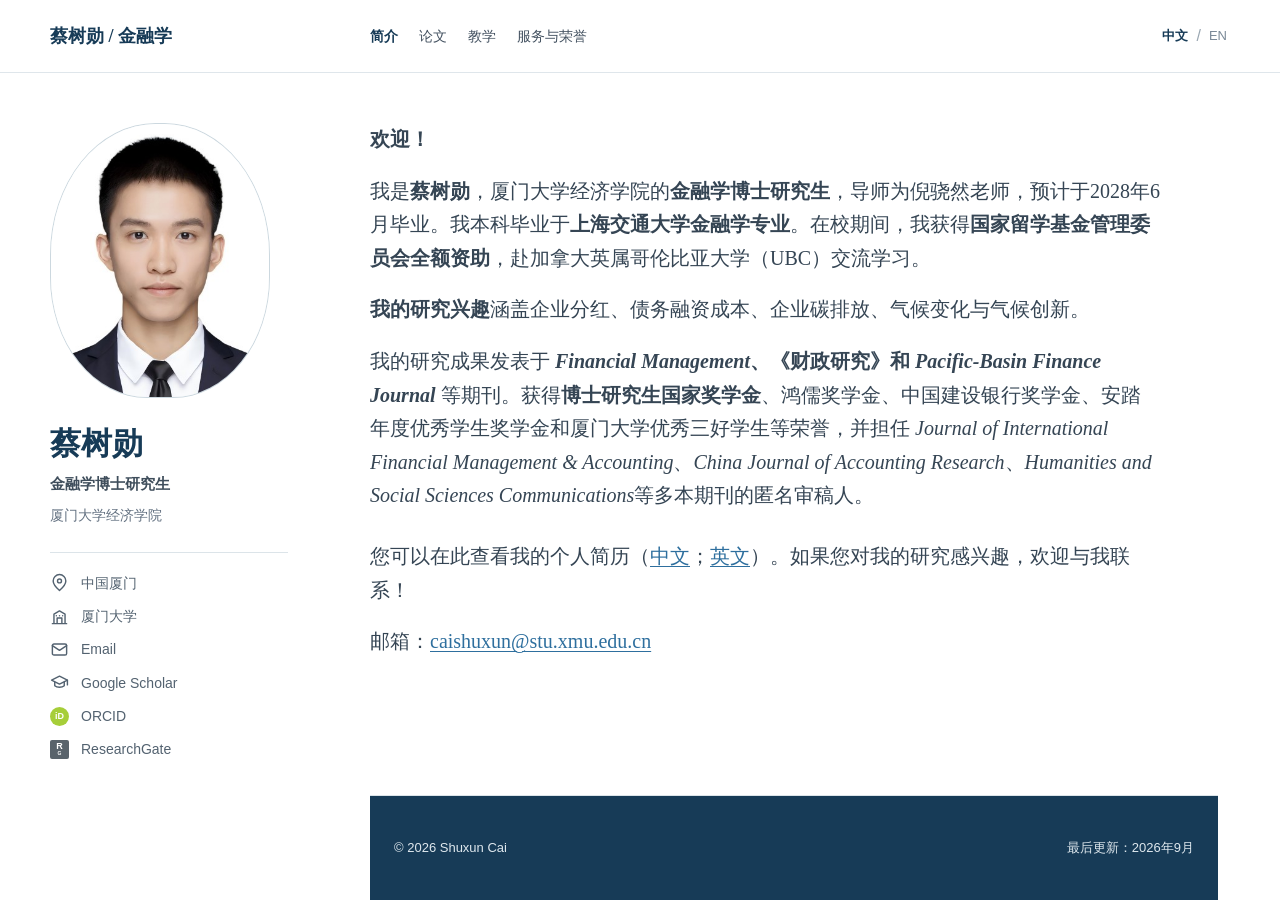
<file: index.html>
<!doctype html>
<html lang="zh-CN">
  <head>
    <meta charset="utf-8" />
    <meta name="viewport" content="width=device-width, initial-scale=1" />
    <meta name="description" content="蔡树勋（Shuxun Cai），厦门大学经济学院金融学博士研究生个人学术主页。" />
    <title>蔡树勋 | Shuxun Cai</title>
    <link rel="icon" href="favicon.svg" type="image/svg+xml" />
    <link rel="stylesheet" href="styles.css" />
    <script src="script.js" defer></script>
  </head>
  <body data-page="about" data-title-zh="蔡树勋 | 个人简介" data-title-en="Shuxun Cai | About">
    <a class="skip-link" href="#main">跳转到正文</a>
    <div id="site-header-root"></div>
    <main id="main" class="profile-layout section-shell">
      <aside id="sidebar-root" class="profile-sidebar" aria-label="个人信息"></aside>
      <div class="profile-content">
        <section class="content-section" aria-label="个人简介">
          <div class="section-body prose" data-lang="zh">
            <p class="welcome-line"><strong>欢迎！</strong></p>
            <p>我是<strong>蔡树勋</strong>，厦门大学经济学院的<strong>金融学博士研究生</strong>，导师为倪骁然老师，预计于2028年6月毕业。我本科毕业于<strong>上海交通大学金融学专业</strong>。在校期间，我获得<strong>国家留学基金管理委员会全额资助</strong>，赴加拿大英属哥伦比亚大学（UBC）交流学习。</p>
            <p><strong>我的研究兴趣</strong>涵盖企业分红、债务融资成本、企业碳排放、气候变化与气候创新。</p>
            <p>我的研究成果发表于 <strong><em>Financial Management</em>、《财政研究》和 <em>Pacific-Basin Finance Journal</em></strong> 等期刊。获得<strong>博士研究生国家奖学金</strong>、鸿儒奖学金、中国建设银行奖学金、安踏年度优秀学生奖学金和厦门大学优秀三好学生等荣誉，并担任 <em>Journal of International Financial Management &amp; Accounting</em>、<em>China Journal of Accounting Research</em>、<em>Humanities and Social Sciences Communications</em>等多本期刊的匿名审稿人。</p>
            <p class="about-contact">您可以在此查看我的个人简历（<a href="files/CV_Chinese.pdf" target="_blank" rel="noreferrer">中文</a>；<a href="files/CV_English.pdf" target="_blank" rel="noreferrer">英文</a>）。如果您对我的研究感兴趣，欢迎与我联系！</p>
            <p class="contact-line">邮箱：<a href="mailto:caishuxun@stu.xmu.edu.cn">caishuxun@stu.xmu.edu.cn</a></p>
          </div>
          <div class="section-body prose" data-lang="en" hidden>
            <p class="welcome-line"><strong>Welcome!</strong></p>
            <p>I am <strong>Shuxun Cai</strong>, <strong>a Ph.D. candidate in Finance</strong> at the School of Economics, <strong>Xiamen University of China</strong>, under the supervision of Professor Xiaoran Ni, and expect to graduate in June 2028. I earned my Bachelor’s degree in Finance from <strong>Shanghai Jiao Tong University</strong>. During my undergraduate studies, I received full funding from the China Scholarship Council (CSC) to study as an exchange student at the University of British Columbia (UBC) in Canada.</p>
            <p><strong>My research interests</strong> encompass corporate payouts, the cost of debt financing, corporate carbon emissions, climate change, and climate innovation.</p>
            <p>My research has been published in journals such as <strong><em>Financial Management</em>, <em>Public Finance Research</em> (财政研究), and <em>Pacific-Basin Finance Journal</em></strong>. My honors include the <strong>National Scholarship for Doctoral Students</strong>, the Hongru Scholarship, the China Construction Bank Scholarship, the Anta Annual Outstanding Student Scholarship, and the Xiamen University Outstanding Merit Student Award, among others. My academic service includes anonymous peer review for journals such as <em>Journal of International Financial Management &amp; Accounting</em>, <em>China Journal of Accounting Research</em>, and <em>Humanities and Social Sciences Communications</em>.</p>
            <p class="about-contact">You can find my CV (<a href="files/CV_Chinese.pdf" target="_blank" rel="noreferrer">Chinese</a>; <a href="files/CV_English.pdf" target="_blank" rel="noreferrer">English</a>) here. Feel free to contact me if you are interested in my research!</p>
            <p class="contact-line">Email: <a href="mailto:caishuxun@stu.xmu.edu.cn">caishuxun@stu.xmu.edu.cn</a></p>
          </div>
        </section>
        <footer class="site-footer">
          <div class="footer-inner"><p>© <span data-current-year>2026</span> Shuxun Cai</p><p><span data-lang="zh">最后更新：2026年9月</span><span data-lang="en" hidden>Last updated: September 2026</span></p></div>
        </footer>
      </div>
    </main>
  </body>
</html>
</file>
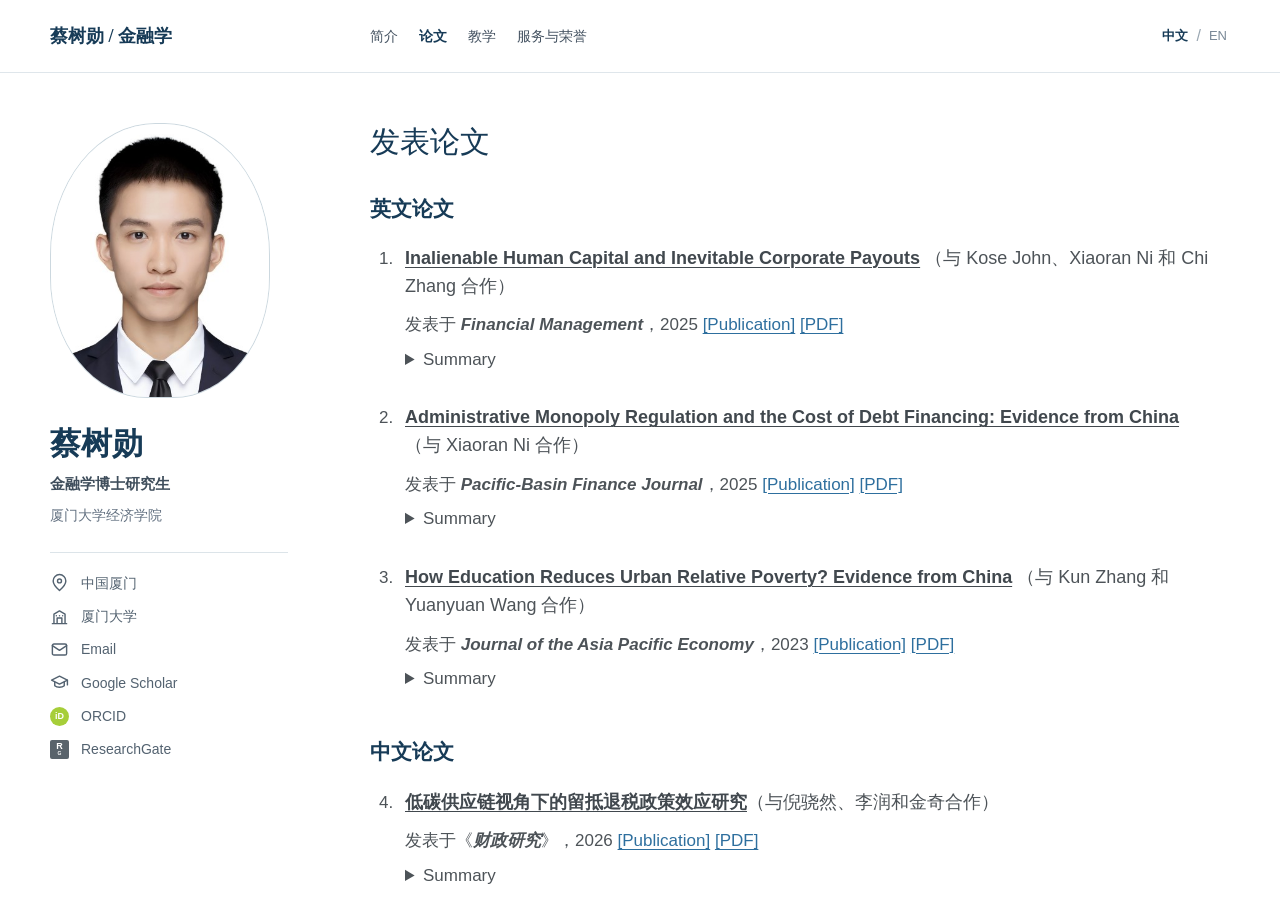
<file: publications.html>
<!doctype html>
<html lang="zh-CN">
  <head>
    <meta charset="utf-8" />
    <meta name="viewport" content="width=device-width, initial-scale=1" />
    <meta name="description" content="蔡树勋（Shuxun Cai）的英文与中文学术论文。" />
    <title>蔡树勋 | 发表论文</title>
    <link rel="icon" href="favicon.svg" type="image/svg+xml" />
    <link rel="stylesheet" href="styles.css" />
    <script src="script.js" defer></script>
  </head>
  <body data-page="publications" data-title-zh="蔡树勋 | 发表论文" data-title-en="Shuxun Cai | Publications">
    <a class="skip-link" href="#main">跳转到正文</a>
    <div id="site-header-root"></div>
    <main id="main" class="profile-layout section-shell">
      <aside id="sidebar-root" class="profile-sidebar" aria-label="个人信息"></aside>
      <div class="profile-content">
        <section class="content-section" aria-label="发表论文">
          <div class="page-heading">
            <h2><span data-lang="zh">发表论文</span><span data-lang="en" hidden>Publications</span></h2>
          </div>
          <div class="section-body publications">
            <div class="subsection">
              <h3><span data-lang="zh">英文论文</span><span data-lang="en" hidden>English-language Publications</span></h3>
              <ol class="publication-list publication-showcase">
                <li>
                  <article class="publication-entry">
                    <p class="publication-title"><a href="https://doi.org/10.1111/fima.70007" target="_blank" rel="noopener"><strong>Inalienable Human Capital and Inevitable Corporate Payouts</strong></a> <span data-lang="zh">（与 Kose John、Xiaoran Ni 和 Chi Zhang 合作）</span><span data-lang="en" hidden>(joint with Kose John, Xiaoran Ni, and Chi Zhang)</span></p>
                    <p class="publication-meta"><span data-lang="zh">发表于 <em>Financial Management</em>，2025</span><span data-lang="en" hidden>Published online in <em>Financial Management</em>, 2025</span> <a href="https://doi.org/10.1111/fima.70007" target="_blank" rel="noopener">[Publication]</a> <a href="files/publications/Inalienable Human Capital and Inevitable Corporate Payouts.pdf" target="_blank">[PDF]</a></p>
                    <details class="publication-detail">
                      <summary><span data-lang="zh">Summary</span><span data-lang="en" hidden>Summary</span></summary>
                      <p data-lang="zh">我们强调，鉴于企业支付，人力资本的不可让渡性质可能对股东与其他利益相关方之间的经济收益分配产生关键影响。本文利用美国15个州先后否决“不可避免披露原则”（IDD）所形成的外生冲击；这些冲击可能提高关键人才的流动性与议价能力。研究发现，在这些事件发生后，相较于控制组企业，处理组企业提高了支付水平。基准效应在更依赖关键人力资本、公司治理更完善、财务状况更稳健以及面临更激烈产品市场竞争的企业中更为显著。这些发现表明，提高支付水平使股东能够阻止以离职相威胁的关键人才攫取经济租金。也就是说，由于股东采取反制行动，作为劳动者子群体的关键人力资本所具有的不可让渡性质，可能在无意中导致经济收益分配对劳动者整体更加不利。</p>
                      <p data-lang="en" hidden>We highlight that the inalienable nature of human capital can crucially determine the division of economic gains between shareholders and other counterparts in view of corporate payouts. Exploiting the staggered rejections of the inevitable disclosure doctrine (IDD) across 15 US states as exogenous shocks that potentially increase the mobility and bargaining power of key talents, we find that treatment firms increase payouts relative to control firms following those events. The baseline effects are more pronounced among firms that are more reliant on key human capital, have better corporate governance and stronger financial conditions, and are faced with greater product market competition. These findings suggest that higher payouts enable shareholders to deter the capture of economic rents by key talents who threaten to leave. That is, due to shareholders’ counteraction, the inalienable nature of key human capital, a subgroup of labor, may unintendedly result in an unfavorable division of economic gains for labor as a whole.</p>
                    </details>
                  </article>
                </li>
                <li>
                  <article class="publication-entry">
                    <p class="publication-title"><a href="https://doi.org/10.1016/j.pacfin.2025.102777" target="_blank" rel="noopener"><strong>Administrative Monopoly Regulation and the Cost of Debt Financing: Evidence from China</strong></a> <span data-lang="zh">（与 Xiaoran Ni 合作）</span><span data-lang="en" hidden>(joint with Xiaoran Ni)</span></p>
                    <p class="publication-meta"><span data-lang="zh">发表于 <em>Pacific-Basin Finance Journal</em>，2025</span><span data-lang="en" hidden>Published in <em>Pacific-Basin Finance Journal</em>, 2025</span> <a href="https://doi.org/10.1016/j.pacfin.2025.102777" target="_blank" rel="noopener">[Publication]</a> <a href="files/publications/Administrative Monopoly Regulation and the Cost of Debt Financing - Evidence from China.pdf" target="_blank">[PDF]</a></p>
                    <details class="publication-detail">
                      <summary>Summary</summary>
                      <p data-lang="zh">传统反垄断研究主要关注基于市场形成的垄断，而对由行政权力形成的垄断关注较少。本文考察旨在遏制行政垄断的中国公平竞争审查制度（FCRS）如何影响企业债务融资成本。研究发现，行政垄断规制降低了债务融资成本，提高会计信息质量和降低企业违约风险是两个可能的作用渠道。主要效应在民营企业、中小企业以及金融市场化程度较低地区的企业中更加显著。公平竞争审查制度还有助于解决“僵尸企业”问题，减轻其对正常企业债务融资的挤出效应。此外，当审查措施同时包括严格的自我审查和外部监督时，债务融资成本下降得更多。这些发现凸显了行政垄断规制的重要性，并有助于推动亚太地区的反垄断实践。</p>
                      <p data-lang="en" hidden>Traditional antitrust research has primarily focused on the market-based monopoly, while less attention given to those formed by administrative power. This study explores how the Fair Competition Review System (FCRS) in China, designed to curb administrative monopoly, influences corporate debt financing costs. We find that administrative monopoly regulation reduces the cost of debt financing. Enhanced accounting information quality and lower corporate default risk are two possible channels. The main effect is more pronounced among private firms, small-sized and medium-sized firms, and firms in regions with lower degree of financial marketization. The FCRS also aids in addressing the issue of “zombie firms”, mitigating their crowding-out effect on the debt financing of normal firms. Moreover, the cost of debt financing decreases more when the review measures include both stringent self-inspection and external supervision. These findings underscore the importance of administrative monopoly regulation and contribute to the advancement of antitrust endeavors in the Asia-Pacific region.</p>
                    </details>
                  </article>
                </li>
                <li>
                  <article class="publication-entry">
                    <p class="publication-title"><a href="https://doi.org/10.1080/13547860.2023.2200311" target="_blank" rel="noopener"><strong>How Education Reduces Urban Relative Poverty? Evidence from China</strong></a> <span data-lang="zh">（与 Kun Zhang 和 Yuanyuan Wang 合作）</span><span data-lang="en" hidden>(joint with Kun Zhang and Yuanyuan Wang)</span></p>
                    <p class="publication-meta"><span data-lang="zh">发表于 <em>Journal of the Asia Pacific Economy</em>，2023</span><span data-lang="en" hidden>Published in <em>Journal of the Asia Pacific Economy</em>, 2023</span> <a href="https://doi.org/10.1080/13547860.2023.2200311" target="_blank" rel="noopener">[Publication]</a> <a href="files/publications/How Education Reduces Urban Relative Poverty - Evidence from China.pdf" target="_blank">[PDF]</a></p>
                    <details class="publication-detail">
                      <summary>Summary</summary>
                      <p data-lang="zh">既有研究主要关注中国的绝对贫困问题。然而，2018年中国城市居民的相对贫困发生率已达到23.90%。本文研究通过教育减少城市相对贫困的作用机制。研究发现，家庭受教育年限的增加能够通过改善社会资本这一间接途径帮助城市家庭摆脱相对贫困。进一步研究发现，儒家文化影响越大、市场化程度越低，社会资本在教育与减贫之间的中介作用越强。</p>
                      <p data-lang="en" hidden>Previous studies mainly focus on absolute poverty in China. However, the rate of relative poverty of Chinese urban residents has reached 23.90% in 2018. This paper investigates the mechanism for reducing urban relative poverty through education. Findings are that the increase of family education years can help urban households get rid of relative poverty through the indirect way of improving social capital. Further study finds that greater influence of Confucian culture and weaker marketization degree will result in stronger mediating role of social capital between education and poverty reduction.</p>
                    </details>
                  </article>
                </li>
              </ol>
            </div>
            <div class="subsection">
              <h3><span data-lang="zh">中文论文</span><span data-lang="en" hidden>Chinese-language Publications</span></h3>
              <ol class="publication-list publication-showcase" start="4">
                <li>
                  <article class="publication-entry">
                    <p class="publication-title"><span data-lang="zh"><a href="https://doi.org/10.19477/j.cnki.11-1077/f.2026.03.005" target="_blank" rel="noopener"><strong>低碳供应链视角下的留抵退税政策效应研究</strong></a>（与倪骁然、李润和金奇合作）</span><span data-lang="en" hidden><a href="https://doi.org/10.19477/j.cnki.11-1077/f.2026.03.005" target="_blank" rel="noopener"><strong>The Policy Effects of VAT Credit Refunds from a Low-carbon Supply-chain Perspective</strong></a> (joint with Xiaoran Ni, Run Li, and Qi Jin)</span></p>
                    <p class="publication-meta"><span data-lang="zh">发表于《<em>财政研究</em>》，2026</span><span data-lang="en" hidden>Published in <em>Public Finance Research</em>, 2026 (in Chinese)</span> <a href="https://doi.org/10.19477/j.cnki.11-1077/f.2026.03.005" target="_blank" rel="noopener">[Publication]</a> <a href="files/publications/低碳供应链视角下的留抵退税政策效应研究.pdf" target="_blank">[PDF]</a></p>
                    <details class="publication-detail">
                      <summary>Summary</summary>
                      <p data-lang="zh">推动供应链绿色化低碳化发展，是建设现代化产业体系、推进经济社会发展全面绿色转型的内在要求。文章以增值税留抵退税为研究对象，基于供应链绿色低碳转型的视角，使用较为精细的上市企业及其上下游碳排放数据，系统考察“双碳”背景下财税改革的政策效应。研究表明，增值税留抵退税政策会使得企业的供应链碳排放强度显著下降，表明其促进了企业对供应链进行绿色低碳管理。上述效应在高碳、非技术密集型行业，以及受到较强外部监督和较大客户影响的企业中更为显著。机制分析显示，增值税留抵退税的供应链降碳途径主要体现在两个方面，一是降低供应商集中度，引入更低碳环保的供应商；二是提高对供应商的话语权，推动其提高绿色创新水平。整体而言，作为一类与供应链上下游密切相关的财税政策，增值税留抵退税在支持企业打造低碳供应链上具有独特优势，不过仍需加强与其他政策的统筹协调。文章的发现为“十五五”时期通过财税支持政策促进产业链供应链绿色化、推动落实碳排放双控制度提供了有益参考。</p>
                      <p data-lang="en" hidden>Promoting the greening and low-carbon development of supply chains constitutes an intrinsic requirement for fully and accurately implementing the new development philosophy and advancing the comprehensive green transformation of economic and social development. This paper examines the value-added tax (VAT) credit refund policy within the framework of low-carbon supply chain transformation. Utilizing granular carbon emission data from listed companies and their upstream and downstream partners, this study systematically investigates the policy effects of fiscal and tax reforms in the context of the “Dual Carbon” goals. The findings indicate that the VAT credit refund policy significantly reduces carbon emission intensity within corporate supply chains, demonstrating its role in incentivizing enterprises to enhance green and low-carbon management across their supply networks. The above effects are more pronounced in high-carbon industries, non-technology-intensive industries, and firms subject to stronger external oversight and greater customer influence. Mechanism analysis reveals that the policy’s supply chain carbon reduction effects encompass two main channels: first, reducing supplier concentration and introducing suppliers with lower carbon emissions and greater environmental sustainability; second, increasing bargaining power over suppliers to promote their green innovation. Overall, as a fiscal and tax tool closely tied to upstream and downstream supply chain operations, the VAT credit refund mechanism possesses distinct advantages in supporting firms to build low-carbon supply chains. However, its effectiveness still requires strengthened coordination with other policy measures. The findings of this paper provide useful references for promoting the green transformation of industrial and supply chains through fiscal and tax support policies and advancing the implementation of the dual carbon control system during the 15th Five-Year Plan period.</p>
                    </details>
                  </article>
                </li>
                <li>
                  <article class="publication-entry">
                    <p class="publication-title"><span data-lang="zh"><a href="https://kns.cnki.net/kcms2/article/abstract?v=dTSX2bdXfeDyMVWAz0x_EjKJN4Jkd2SRaWFCeN74BbZIcpruynacgm_q14yDUkvtsOLS7bGwhd9obYBqNobbbpCdvrwAcc-gFGN9oFwVmdMJnHw5wUNoaX0KjL1M9O7GhnYzoeVDdKL8a3BX26i8hQk66nm5-P3s7YodGUJK5JDL-MsBrdbTTg==&amp;uniplatform=NZKPT&amp;language=CHS" target="_blank" rel="noopener"><strong>碳排放权交易、能源利用效率与经济增长——基于异时DID方法的讨论</strong></a>（与张琨合作）</span><span data-lang="en" hidden><a href="https://kns.cnki.net/kcms2/article/abstract?v=dTSX2bdXfeDyMVWAz0x_EjKJN4Jkd2SRaWFCeN74BbZIcpruynacgm_q14yDUkvtsOLS7bGwhd9obYBqNobbbpCdvrwAcc-gFGN9oFwVmdMJnHw5wUNoaX0KjL1M9O7GhnYzoeVDdKL8a3BX26i8hQk66nm5-P3s7YodGUJK5JDL-MsBrdbTTg==&amp;uniplatform=NZKPT&amp;language=CHS" target="_blank" rel="noopener"><strong>Carbon Emissions Trading, Energy-use Efficiency, and Economic Growth: Evidence from a Staggered DID Design</strong></a> (joint with Kun Zhang)</span></p>
                    <p class="publication-meta"><span data-lang="zh">发表于《<em>城市发展研究</em>》，2022</span><span data-lang="en" hidden>Published in <em>Urban Development Studies</em>, 2022 (in Chinese)</span> <a href="https://kns.cnki.net/kcms2/article/abstract?v=dTSX2bdXfeDyMVWAz0x_EjKJN4Jkd2SRaWFCeN74BbZIcpruynacgm_q14yDUkvtsOLS7bGwhd9obYBqNobbbpCdvrwAcc-gFGN9oFwVmdMJnHw5wUNoaX0KjL1M9O7GhnYzoeVDdKL8a3BX26i8hQk66nm5-P3s7YodGUJK5JDL-MsBrdbTTg==&amp;uniplatform=NZKPT&amp;language=CHS" target="_blank" rel="noopener">[Publication]</a> <a href="files/publications/碳排放权交易、能源利用效率与经济增长——基于异时DID方法的讨论.pdf" target="_blank">[PDF]</a></p>
                    <details class="publication-detail">
                      <summary>Summary</summary>
                      <p data-lang="zh">2021年7月，我国统一的全国碳市场正式启动。作为世界上最大的碳排放权交易市场，中国碳市场究竟能否兼顾减排目标和经济增长目标？八年碳试点为全国碳市场的建立奠定了制度基础，研究碳试点对经济增长的影响机制有助于预测全国碳市场对经济增长的影响。考虑到各省开展碳排放权交易试点的时间不同，采用更符合实际的异时双重差分方法（异时DID），发现碳排放权交易试点显著促进了经济增长。通过中介效应分析发现，碳排放权交易试点对经济增长的促进作用是通过提高能源利用效率来实现的。进一步对东西部省份进行了子样本分析，回归结果表明，在东部省份，碳试点通过能源利用效率促进经济增长的中介效应要更加显著。最后，为如何在实现碳减排目标的同时促进经济稳定增长，提出了政策建议。</p>
                      <p data-lang="en" hidden>In July 2021, China’s unified national carbon market was officially launched. As the world’s largest carbon emission trading market, can China’s carbon market achieve both emission reduction targets and economic growth targets? The ten-year carbon pilot has laid an institutional foundation for the establishment of the national carbon market. Studying the impact mechanism of the carbon pilot on economic growth is helpful to predict the impact of the national carbon market on economic growth. Considering the different time of carrying out carbon emission trading pilot in different provinces, this paper adopts the more practical heterogeneous timing DID method (Heterogeneous Timing DID), and finds that the carbon emission trading pilot has significantly promoted economic growth. Through the intermediary effect analysis, it is found that the promotion of carbon emission trading pilot to economic growth is realized by improving energy efficiency. The sub samples containing only eastern provinces are further analyzed. The regression results show that in the eastern provinces, the intermediary effect of carbon pilot to promote economic growth through energy efficiency is more significant. Finally, this paper puts forward policy suggestions on how to achieve the goal of carbon emission reduction and promote stable economic growth.</p>
                    </details>
                  </article>
                </li>
                <li>
                  <article class="publication-entry">
                    <p class="publication-title"><span data-lang="zh"><a href="https://kns.cnki.net/kcms2/article/abstract?v=dTSX2bdXfeAcBp7RwqFTliYxVoOveoxUjBEcDMYweH3O-HdSojgHrMLabFvgIPfX6VTMZ8I6fqwXqe2IjRlo4RAUSinQQZU7brpSxxsPB4DaaKJ-PTjmCvS0IZGEQhGlVQU0OCccWPK6JRFacUNeYTUvPdw72prFaXtEOWNt3jijN8_Le_8Mtg==&amp;uniplatform=NZKPT&amp;language=CHS" target="_blank" rel="noopener"><strong>金融泡沫形成与防范——理论机制与基于实验的经验证据</strong></a>（与王媛媛和张琨合作）</span><span data-lang="en" hidden><a href="https://kns.cnki.net/kcms2/article/abstract?v=dTSX2bdXfeAcBp7RwqFTliYxVoOveoxUjBEcDMYweH3O-HdSojgHrMLabFvgIPfX6VTMZ8I6fqwXqe2IjRlo4RAUSinQQZU7brpSxxsPB4DaaKJ-PTjmCvS0IZGEQhGlVQU0OCccWPK6JRFacUNeYTUvPdw72prFaXtEOWNt3jijN8_Le_8Mtg==&amp;uniplatform=NZKPT&amp;language=CHS" target="_blank" rel="noopener"><strong>The Formation and Prevention of Financial Bubbles: Theoretical Mechanisms and Experimental Evidence</strong></a> (joint with Yuanyuan Wang and Kun Zhang)</span></p>
                    <p class="publication-meta"><span data-lang="zh">发表于《<em>投资研究</em>》（封面文章），2022</span><span data-lang="en" hidden>Published in <em>Review of Investment Studies</em> (Cover Article), 2022 (in Chinese)</span> <a href="https://kns.cnki.net/kcms2/article/abstract?v=dTSX2bdXfeAcBp7RwqFTliYxVoOveoxUjBEcDMYweH3O-HdSojgHrMLabFvgIPfX6VTMZ8I6fqwXqe2IjRlo4RAUSinQQZU7brpSxxsPB4DaaKJ-PTjmCvS0IZGEQhGlVQU0OCccWPK6JRFacUNeYTUvPdw72prFaXtEOWNt3jijN8_Le_8Mtg==&amp;uniplatform=NZKPT&amp;language=CHS" target="_blank" rel="noopener">[Publication]</a> <a href="files/publications/金融泡沫形成与防范——理论机制与基于实验的经验证据.pdf" target="_blank">[PDF]</a></p>
                    <details class="publication-detail">
                      <summary>Summary</summary>
                      <p data-lang="zh">防控金融资产泡沫是防范系统性金融风险的重中之重。实验金融学对金融泡沫的研究弥补了传统经济学研究的不足，拓展了对金融泡沫的认知边界。从金融泡沫产生的原因来看，实验金融学文献为有限理性假说提供了充足的证据，这些文献发现交易者本身并非是理性的，他们对金融资产价格的内在基本价值估计存在偏差或者混淆、或是具有先验的异质信念、抑或受到情绪的影响，从而导致金融泡沫的产生。从预防和抑制金融泡沫的制度设计和相关政策研究方面来看，实验金融学的研究成果发现熔断机制、涨跌停限制、卖空制度等都无法有效地抑制金融泡沫，而金融衍生品、合理的市场交易制度等可以有效减少金融泡沫。这些具有洞见性的实验研究证据，为我们下一步的学术研究与政策制定提供了良好的理论与方法基础。</p>
                      <p data-lang="en" hidden>Preventing and controlling asset bubbles is the priority in preventing systemic financial risks. The study of financial asset bubbles by experimental economics has made up for the deficiency of traditional economics and expanded the existing research on asset bubbles. From the point of view of the causes of financial bubbles, experimental financial literature provides sufficient evidence for the bounded rationality hypothesis, which finds that traders themselves are not rational. They estimate bias or confusion in the estimation of intrinsic value of financial assets, or have a priori heterogeneous beliefs, and influenced by emotions, which leads to the emergence of financial bubbles. From the point of view of institutional design and related policy research on preventing and restraining the financial bubble, the results of experimental finance find that circuit breaker mechanism, price limit and short selling system can not effectively suppress the financial bubble, while financial derivatives and reasonable market trading system can effectively reduce the financial bubble. The insights of experimental economics on financial asset bubbles provide a good theoretical and methodology foundation for further academic research, mechanism design and policy implication.</p>
                    </details>
                  </article>
                </li>
              </ol>
            </div>
            <div class="subsection wip-block">
              <h3>Work in Progress</h3>
              <p data-lang="zh">相关研究项目将在完善后更新。</p>
              <p data-lang="en" hidden>Current projects will be added as they develop.</p>
            </div>
          </div>
        </section>
        <footer class="site-footer"><div class="footer-inner"><p>© <span data-current-year>2026</span> Shuxun Cai</p><p><span data-lang="zh">最后更新：2026年9月</span><span data-lang="en" hidden>Last updated: September 2026</span></p></div></footer>
      </div>
    </main>
  </body>
</html>
</file>
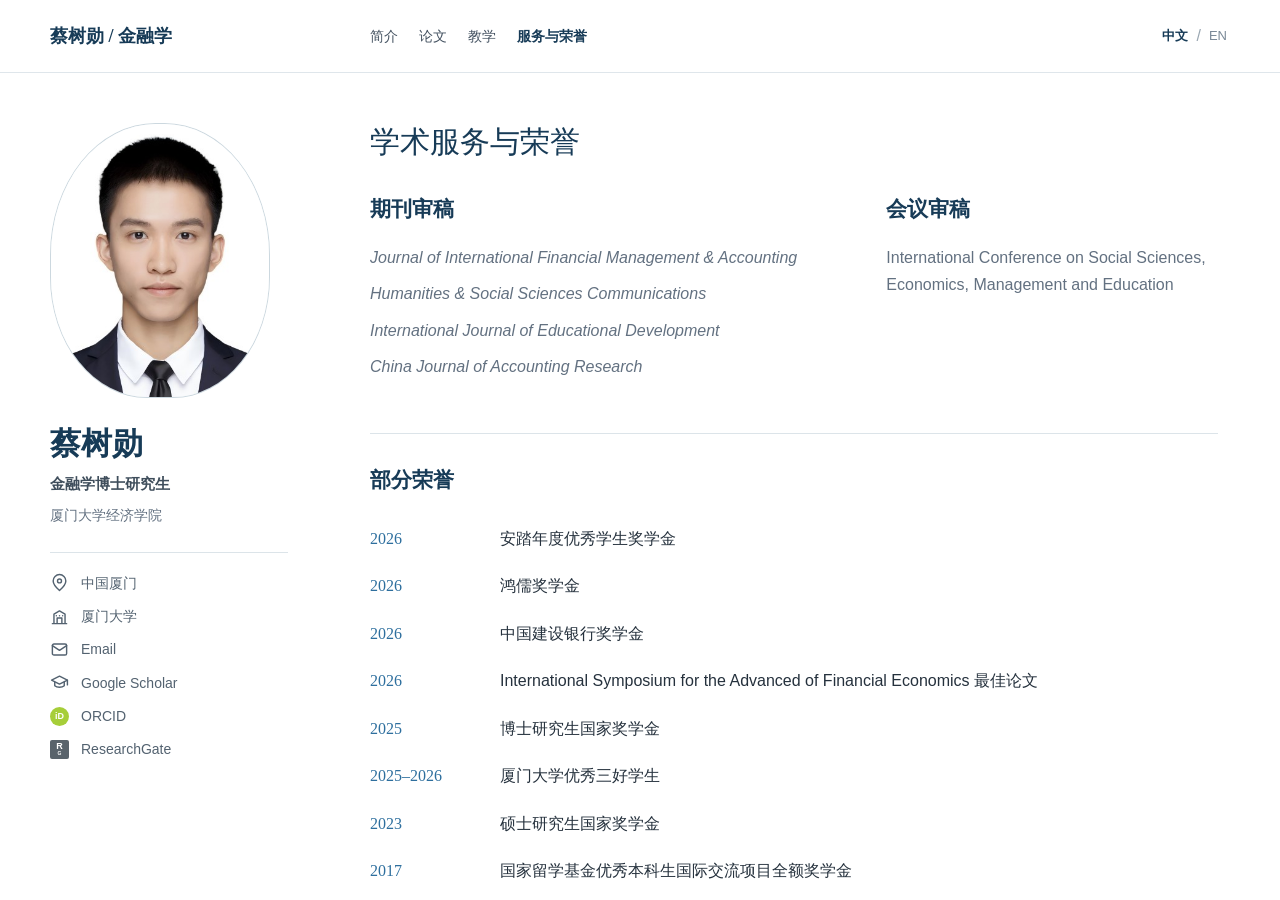
<file: service.html>
<!doctype html>
<html lang="zh-CN">
  <head>
    <meta charset="utf-8" />
    <meta name="viewport" content="width=device-width, initial-scale=1" />
    <meta name="description" content="蔡树勋（Shuxun Cai）的学术服务与部分荣誉。" />
    <title>蔡树勋 | 学术服务与荣誉</title>
    <link rel="icon" href="favicon.svg" type="image/svg+xml" />
    <link rel="stylesheet" href="styles.css" />
    <script src="script.js" defer></script>
  </head>
  <body data-page="service" data-title-zh="蔡树勋 | 学术服务与荣誉" data-title-en="Shuxun Cai | Academic Service & Honors">
    <a class="skip-link" href="#main">跳转到正文</a>
    <div id="site-header-root"></div>
    <main id="main" class="profile-layout section-shell">
      <aside id="sidebar-root" class="profile-sidebar" aria-label="个人信息"></aside>
      <div class="profile-content">
        <section class="content-section" aria-label="学术服务与荣誉">
          <div class="page-heading">
            <h2><span data-lang="zh">学术服务与荣誉</span><span data-lang="en" hidden>Academic Service &amp; Honors</span></h2>
          </div>
          <div class="section-body">
            <div class="two-column-details" data-lang="zh">
              <div><h3>期刊审稿</h3><p><em>Journal of International Financial Management &amp; Accounting</em></p><p><em>Humanities &amp; Social Sciences Communications</em></p><p><em>International Journal of Educational Development</em></p><p><em>China Journal of Accounting Research</em></p></div>
              <div><h3>会议审稿</h3><p>International Conference on Social Sciences, Economics, Management and Education</p></div>
            </div>
            <div class="two-column-details" data-lang="en" hidden>
              <div><h3>Journal Referee</h3><p><em>Journal of International Financial Management &amp; Accounting</em></p><p><em>Humanities &amp; Social Sciences Communications</em></p><p><em>International Journal of Educational Development</em></p><p><em>China Journal of Accounting Research</em></p></div>
              <div><h3>Conference Referee</h3><p>International Conference on Social Sciences, Economics, Management and Education</p></div>
            </div>
            <div class="subsection honors">
              <h3><span data-lang="zh">部分荣誉</span><span data-lang="en" hidden>Selected Honors</span></h3>
              <ul class="compact-list" data-lang="zh">
                <li><span>2026</span>安踏年度优秀学生奖学金</li>
                <li><span>2026</span>鸿儒奖学金</li>
                <li><span>2026</span>中国建设银行奖学金</li>
                <li><span>2026</span>International Symposium for the Advanced of Financial Economics 最佳论文</li>
                <li><span>2025</span>博士研究生国家奖学金</li>
                <li><span>2025–2026</span>厦门大学优秀三好学生</li>
                <li><span>2023</span>硕士研究生国家奖学金</li>
                <li><span>2017</span>国家留学基金优秀本科生国际交流项目全额奖学金</li>
              </ul>
              <ul class="compact-list" data-lang="en" hidden>
                <li><span>2026</span>ANTA Outstanding Student Scholarship</li>
                <li><span>2026</span>Hongru Scholarship</li>
                <li><span>2026</span>China Construction Bank Scholarship</li>
                <li><span>2026</span>Best Paper, International Symposium for the Advanced of Financial Economics</li>
                <li><span>2025</span>National Scholarship for Doctoral Students</li>
                <li><span>2025–2026</span>Outstanding Student, Xiamen University</li>
                <li><span>2023</span>National Scholarship for Master’s Students</li>
                <li><span>2017</span>Full Scholarship, CSC International Exchange Program for Outstanding Undergraduates</li>
              </ul>
            </div>
          </div>
        </section>
        <footer class="site-footer"><div class="footer-inner"><p>© <span data-current-year>2026</span> Shuxun Cai</p><p><span data-lang="zh">最后更新：2026年9月</span><span data-lang="en" hidden>Last updated: September 2026</span></p></div></footer>
      </div>
    </main>
  </body>
</html>
</file>
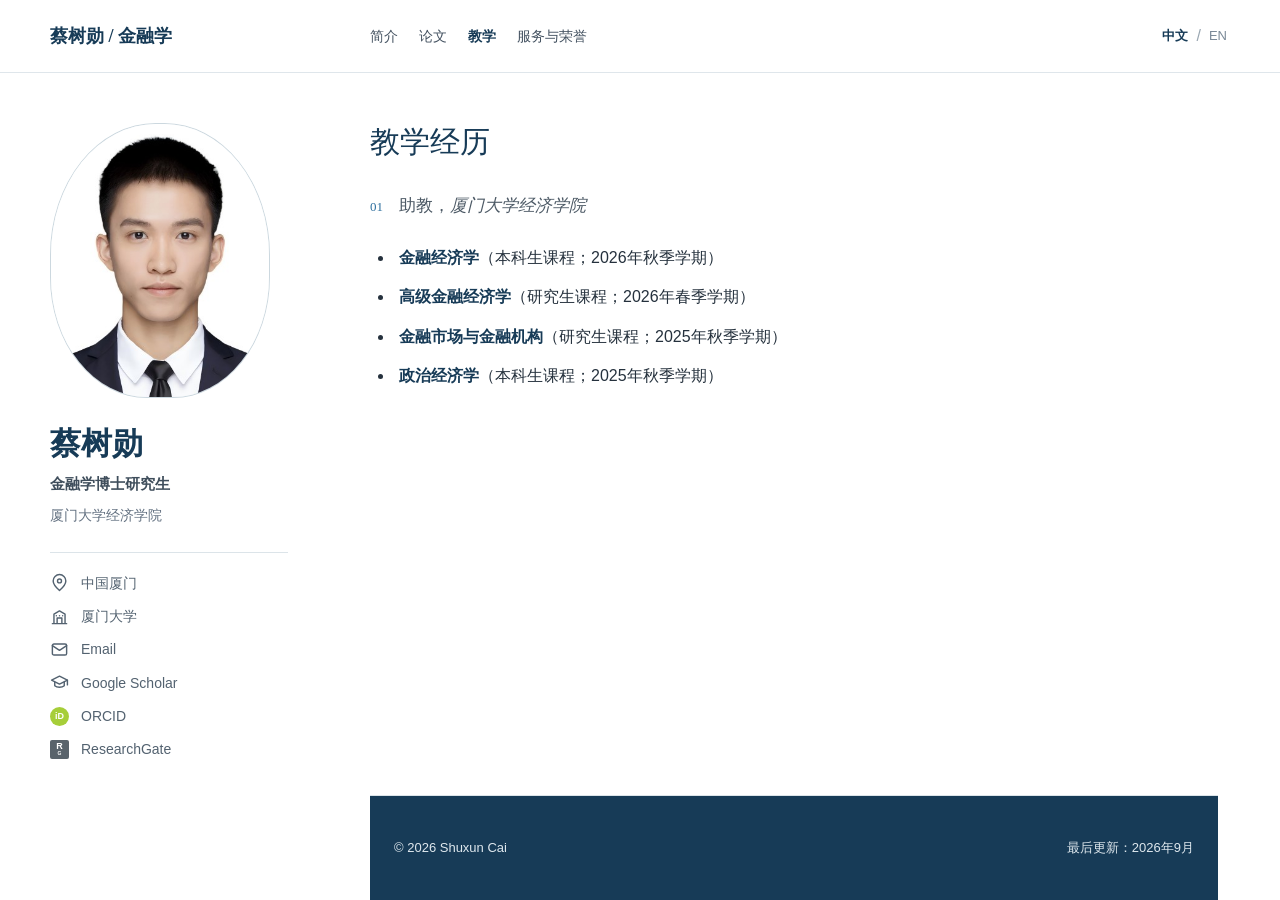
<file: teaching.html>
<!doctype html>
<html lang="zh-CN">
  <head>
    <meta charset="utf-8" />
    <meta name="viewport" content="width=device-width, initial-scale=1" />
    <meta name="description" content="蔡树勋（Shuxun Cai）在厦门大学经济学院的教学经历。" />
    <title>蔡树勋 | 教学经历</title>
    <link rel="icon" href="favicon.svg" type="image/svg+xml" />
    <link rel="stylesheet" href="styles.css" />
    <script src="script.js" defer></script>
  </head>
  <body data-page="teaching" data-title-zh="蔡树勋 | 教学经历" data-title-en="Shuxun Cai | Teaching">
    <a class="skip-link" href="#main">跳转到正文</a>
    <div id="site-header-root"></div>
    <main id="main" class="profile-layout section-shell">
      <aside id="sidebar-root" class="profile-sidebar" aria-label="个人信息"></aside>
      <div class="profile-content">
        <section class="content-section" aria-label="教学经历">
          <div class="page-heading">
            <h2><span data-lang="zh">教学经历</span><span data-lang="en" hidden>Teaching</span></h2>
          </div>
          <div class="section-body">
            <div class="teaching-block" data-lang="zh">
              <p class="teaching-context"><span class="teaching-index">01</span>助教，<em>厦门大学经济学院</em></p>
              <ul class="teaching-list">
                <li><strong>金融经济学</strong>（本科生课程；2026年秋季学期）</li>
                <li><strong>高级金融经济学</strong>（研究生课程；2026年春季学期）</li>
                <li><strong>金融市场与金融机构</strong>（研究生课程；2025年秋季学期）</li>
                <li><strong>政治经济学</strong>（本科生课程；2025年秋季学期）</li>
              </ul>
            </div>
            <div class="teaching-block" data-lang="en" hidden>
              <p class="teaching-context"><span class="teaching-index">01</span>Teaching Assistant, <em>School of Economics, Xiamen University</em></p>
              <ul class="teaching-list">
                <li><strong>Financial Economics</strong> (Undergraduate Course; Fall 2026)</li>
                <li><strong>Advanced Financial Economics</strong> (Graduate Course; Spring 2026)</li>
                <li><strong>Financial Markets and Financial Institutions</strong> (Graduate Course; Fall 2025)</li>
                <li><strong>Political Economy</strong> (Undergraduate Course; Fall 2025)</li>
              </ul>
            </div>
          </div>
        </section>
        <footer class="site-footer"><div class="footer-inner"><p>© <span data-current-year>2026</span> Shuxun Cai</p><p><span data-lang="zh">最后更新：2026年9月</span><span data-lang="en" hidden>Last updated: September 2026</span></p></div></footer>
      </div>
    </main>
  </body>
</html>
</file>
<file: styles.css>
:root {
  --ink: #25313d;
  --muted: #637181;
  --navy: #173b57;
  --blue: #2e6f9e;
  --pale: #eef4f7;
  --line: #dce4e9;
  --paper: #ffffff;
  --max-width: 1180px;
  --serif: Georgia, "Times New Roman", "Noto Serif SC", "Songti SC", serif;
  --sans: Inter, -apple-system, BlinkMacSystemFont, "Segoe UI", "Noto Sans SC", "Microsoft YaHei", sans-serif;
}

* { box-sizing: border-box; }
html, body { height: 100%; }
html { scroll-behavior: smooth; }
body { margin: 0; overflow: hidden; display: flex; flex-direction: column; color: var(--ink); background: var(--paper); font-family: var(--sans); font-size: 16px; line-height: 1.72; }
a { color: var(--blue); text-decoration-thickness: 1px; text-underline-offset: 3px; }
a:hover { color: var(--navy); }
button, a { -webkit-tap-highlight-color: transparent; }
button:focus-visible, a:focus-visible { outline: 3px solid #8bc2e6; outline-offset: 3px; }
[hidden] { display: none !important; }

.skip-link { position: fixed; top: 8px; left: 8px; z-index: 100; transform: translateY(-150%); padding: 8px 12px; background: var(--navy); color: white; }
.skip-link:focus { transform: none; }
.section-shell { width: min(calc(100% - 48px), var(--max-width)); margin-inline: auto; }

.site-header { position: relative; z-index: 20; flex: 0 0 auto; border-bottom: 1px solid rgba(220,228,233,.9); background: rgba(255,255,255,.95); backdrop-filter: blur(12px); }
.nav-shell { width: min(calc(100% - 48px), var(--max-width)); min-height: 72px; margin-inline: auto; display: grid; grid-template-columns: 250px minmax(0,1fr) auto; column-gap: 70px; align-items: center; }
.brand { color: var(--navy); font-family: var(--serif); font-size: 18px; font-weight: 700; text-decoration: none; white-space: nowrap; }
.site-nav { display: flex; align-items: center; gap: 21px; }
.site-nav a { color: #445261; font-size: 14px; text-decoration: none; white-space: nowrap; }
.site-nav a:hover { color: var(--blue); }
.site-nav a[aria-current="page"] { color: var(--navy); font-weight: 700; }
.language-switch { display: flex; align-items: center; gap: 5px; color: #9aa7b2; }
.language-switch button { border: 0; padding: 5px 3px; background: transparent; color: #7a8997; font: inherit; font-size: 13px; cursor: pointer; }
.language-switch button.is-active { color: var(--navy); font-weight: 700; }
.menu-toggle { display: none; }

.profile-layout { flex: 1 1 auto; min-height: 0; display: grid; grid-template-columns: 250px minmax(0,1fr); gap: 70px; padding-block: 0; }
.profile-sidebar, .profile-content { height: 100%; min-height: 0; overflow-y: auto; overscroll-behavior: contain; scrollbar-width: thin; scrollbar-color: #bcc8d0 transparent; }
.profile-sidebar { min-width: 0; padding: 50px 12px 54px 0; scrollbar-width: none; -ms-overflow-style: none; }
.profile-sidebar::-webkit-scrollbar { display: none; }
.portrait-placeholder { width: 220px; aspect-ratio: 4/5; display: flex; flex-direction: column; align-items: center; justify-content: center; gap: 10px; border: 1px solid #ccd8df; border-radius: 48% 48% 44% 44%; background: linear-gradient(145deg,#f5f8f9,#e8eff3); color: #718292; font-size: 13px; letter-spacing: .06em; text-align: center; overflow: hidden; }
.profile-photo { display: block; width: 100%; height: 100%; object-fit: cover; object-position: center top; }
.profile-summary { margin-top: 27px; }
.profile-summary h1 { margin: 0; color: var(--navy); font-family: var(--serif); font-size: 31px; font-weight: 600; line-height: 1.2; }
.profile-title { margin: 9px 0 0; color: #3f4e5c; font-size: 15px; font-weight: 650; }
.profile-affiliation { margin: 8px 0 0; color: var(--muted); font-size: 14px; line-height: 1.55; }
.profile-links { margin-top: 25px; padding-top: 20px; border-top: 1px solid var(--line); display: grid; gap: 13px; }
.profile-links a, .profile-link-item { display: flex; align-items: center; gap: 12px; min-width: 0; color: #536270; font-size: 14px; line-height: 1.45; text-decoration: none; }
.profile-links a:hover { color: var(--blue); }
.profile-icon { width: 19px; height: 19px; flex: 0 0 19px; fill: none; stroke: currentColor; stroke-width: 1.8; stroke-linecap: round; stroke-linejoin: round; }
.orcid-icon { display: grid; place-items: center; border-radius: 50%; background: #a6ce39; color: white; font-family: Arial, sans-serif; font-size: 9px; font-weight: 700; line-height: 1; }
.icon-badge { display: grid; place-items: center; color: #fff; font-family: Arial, sans-serif; font-weight: 700; line-height: 1; }
.researchgate-icon { border-radius: 2px; background: #59636b; font-size: 9px; }
.researchgate-icon sup { margin-top: -5px; font-size: 5px; }
.github-icon { fill: currentColor; stroke: none; }
.linkedin-icon { border-radius: 2px; background: #0a66c2; font-size: 10px; }
.is-pending { cursor: default; }

.profile-content { min-width: 0; padding: 50px 12px 0 0; }
.content-section { min-height: calc(100% - 104px); padding: 0 0 55px; margin: 0; border-bottom: 1px solid var(--line); }
.page-heading { margin-bottom: 30px; }
.page-heading h2 { margin: 0; color: var(--navy); font-family: var(--serif); font-size: 30px; font-weight: 500; line-height: 1.25; }
.section-heading { display: flex; align-items: baseline; gap: 14px; margin-bottom: 27px; }
.section-index { margin: 0; color: var(--blue); font-family: var(--serif); font-size: 13px; }
.section-heading h2 { margin: 0; color: var(--navy); font-family: var(--serif); font-size: 32px; font-weight: 500; line-height: 1.25; }
.section-body { min-width: 0; }
.prose p { max-width: 790px; margin: 0 0 18px; color: #354554; font-family: var(--serif); font-size: 20px; line-height: 1.68; }
.prose p:last-child { margin-bottom: 0; }
.welcome-line { font-weight: 700; }
.about-contact { margin-top: 27px !important; }
.contact-line { color: #354554; }

.research-grid { list-style: none; margin: 0; padding: 0; display: grid; grid-template-columns: repeat(2,minmax(0,1fr)); gap: 1px; background: var(--line); border: 1px solid var(--line); }
.research-grid li { min-height: 132px; padding: 23px 24px; background: var(--paper); }
.research-grid strong { display: block; margin-bottom: 7px; color: var(--navy); font-family: var(--serif); font-size: 18px; }
.research-grid span { color: var(--muted); font-size: 15px; }
.subsection { margin-top: 43px; }
.subsection:first-child { margin-top: 0; }
.subsection h3, .two-column-details h3 { margin: 0 0 17px; color: var(--navy); font-family: var(--serif); font-size: 21px; font-weight: 600; }
.wip-block { padding-top: 23px; border-top: 1px solid var(--line); }
.wip-block p { margin: 0; color: var(--muted); font-style: italic; }

.publication-list { margin: 0; padding-left: 28px; }
.publication-list > li { padding: 0 0 31px 7px; }
.publication-list > li:last-child { padding-bottom: 0; }
.publication-list > li::marker { color: #4d5358; font-size: 17px; }
.publication-entry { min-width: 0; }
.publication-title { margin: 0; color: #4d5358; font-size: 18px; line-height: 1.55; }
.publication-title a { color: #41484e; text-decoration: underline; text-decoration-thickness: 1px; text-underline-offset: 3px; }
.publication-title strong { font-weight: 700; }
.publication-meta { margin: 12px 0 0; color: #4d5358; font-size: 17px; line-height: 1.55; }
.publication-meta em { font-weight: 700; }
.publication-meta a { white-space: nowrap; }
.publication-detail { margin-top: 8px; color: #4d5358; }
.publication-detail summary { width: fit-content; cursor: pointer; font-size: 17px; line-height: 1.5; }
.publication-detail summary:hover { color: var(--blue); }
.publication-detail p { margin: 10px 0 0; padding: 13px 16px; border-left: 3px solid #cfdae1; background: #f7f9fa; color: #475560; font-size: 15px; line-height: 1.72; }

.teaching-context { margin: 0 0 24px; color: #4c5965; font-size: 17px; }
.teaching-index { margin-right: 16px; color: var(--blue); font-family: var(--serif); font-size: 13px; }
.teaching-list { margin: 0; padding-left: 24px; }
.teaching-list li { margin: 0 0 12px; padding-left: 5px; }
.teaching-list li:last-child { margin-bottom: 0; }
.teaching-list strong { color: var(--navy); font-weight: 600; }

.two-column-details { display: grid; grid-template-columns: 1.4fr 1fr; gap: 52px; }
.two-column-details p { margin: 0 0 9px; color: var(--muted); }
.honors { padding-top: 28px; border-top: 1px solid var(--line); }
.compact-list { list-style: none; margin: 0; padding: 0; }
.compact-list li { display: grid; grid-template-columns: 112px minmax(0,1fr); gap: 18px; padding: 10px 0; }
.compact-list span { color: var(--blue); font-family: var(--serif); }

.site-footer { margin-top: 0; background: var(--navy); color: #dfe8ee; }
.footer-inner { min-height: 104px; padding-inline: 24px; display: flex; justify-content: space-between; align-items: center; gap: 30px; }
.footer-inner p { margin: 0; font-size: 13px; }

@media (max-width: 1010px) {
  .nav-shell { grid-template-columns: 220px minmax(0,1fr) auto; column-gap: 44px; }
  .site-nav { gap: 15px; }
  .profile-layout { grid-template-columns: 220px minmax(0,1fr); gap: 44px; }
  .portrait-placeholder { width: 205px; }
}

@media (max-width: 860px) {
  html, body { height: auto; }
  body { overflow: auto; display: block; }
  .nav-shell { display: flex; flex-wrap: wrap; gap: 12px; padding-block: 15px; }
  .menu-toggle { margin-left: auto; display: inline-flex; border: 1px solid var(--line); padding: 7px 10px; background: white; color: var(--navy); font: inherit; font-size: 14px; cursor: pointer; }
  .language-switch { margin-left: 4px; }
  .site-nav { order: 4; width: 100%; display: none; margin: 4px 0 0; padding: 12px 0 3px; border-top: 1px solid var(--line); flex-wrap: wrap; gap: 9px 22px; }
  .site-nav.is-open { display: flex; }
  .profile-layout { grid-template-columns: 1fr; gap: 48px; min-height: 0; padding-top: 42px; }
  .profile-sidebar { display: grid; grid-template-columns: 175px minmax(0,1fr); column-gap: 32px; height: auto; overflow: visible; align-items: center; padding: 0 0 42px; border-bottom: 1px solid var(--line); }
  .portrait-placeholder { grid-row: 1 / span 2; width: 175px; }
  .profile-summary { margin-top: 0; align-self: end; }
  .profile-links { align-self: start; margin-top: 20px; grid-template-columns: repeat(3,minmax(0,1fr)); gap: 12px 18px; }
  .profile-links a, .profile-link-item { align-items: flex-start; }
  .profile-content { height: auto; overflow: visible; padding: 0; }
  .content-section { min-height: 0; }
}

@media (max-width: 650px) {
  html { scroll-padding-top: 84px; }
  .section-shell, .nav-shell { width: min(calc(100% - 32px), var(--max-width)); }
  .brand { font-size: 16px; }
  .profile-sidebar { grid-template-columns: 140px minmax(0,1fr); column-gap: 22px; }
  .portrait-placeholder { width: 140px; }
  .profile-summary h1 { font-size: 27px; }
  .profile-links { grid-column: 1 / -1; }
  .page-heading h2 { font-size: 27px; }
  .section-heading h2 { font-size: 28px; }
  .research-grid { grid-template-columns: 1fr; }
  .research-grid li { min-height: 0; }
  .two-column-details { grid-template-columns: 1fr; gap: 26px; }
  .compact-list li { grid-template-columns: 92px minmax(0,1fr); }
  .footer-inner { padding-block: 26px; flex-direction: column; justify-content: center; gap: 5px; text-align: center; }
}

@media (max-width: 460px) {
  .profile-sidebar { display: flex; flex-direction: column; align-items: center; text-align: center; }
  .portrait-placeholder { width: 165px; }
  .profile-summary { margin-top: 22px; }
  .profile-links { width: 100%; text-align: left; grid-template-columns: 1fr; }
  .profile-links a, .profile-link-item { justify-content: flex-start; }
}

@media (prefers-reduced-motion: reduce) { html { scroll-behavior: auto; } }
</file>
